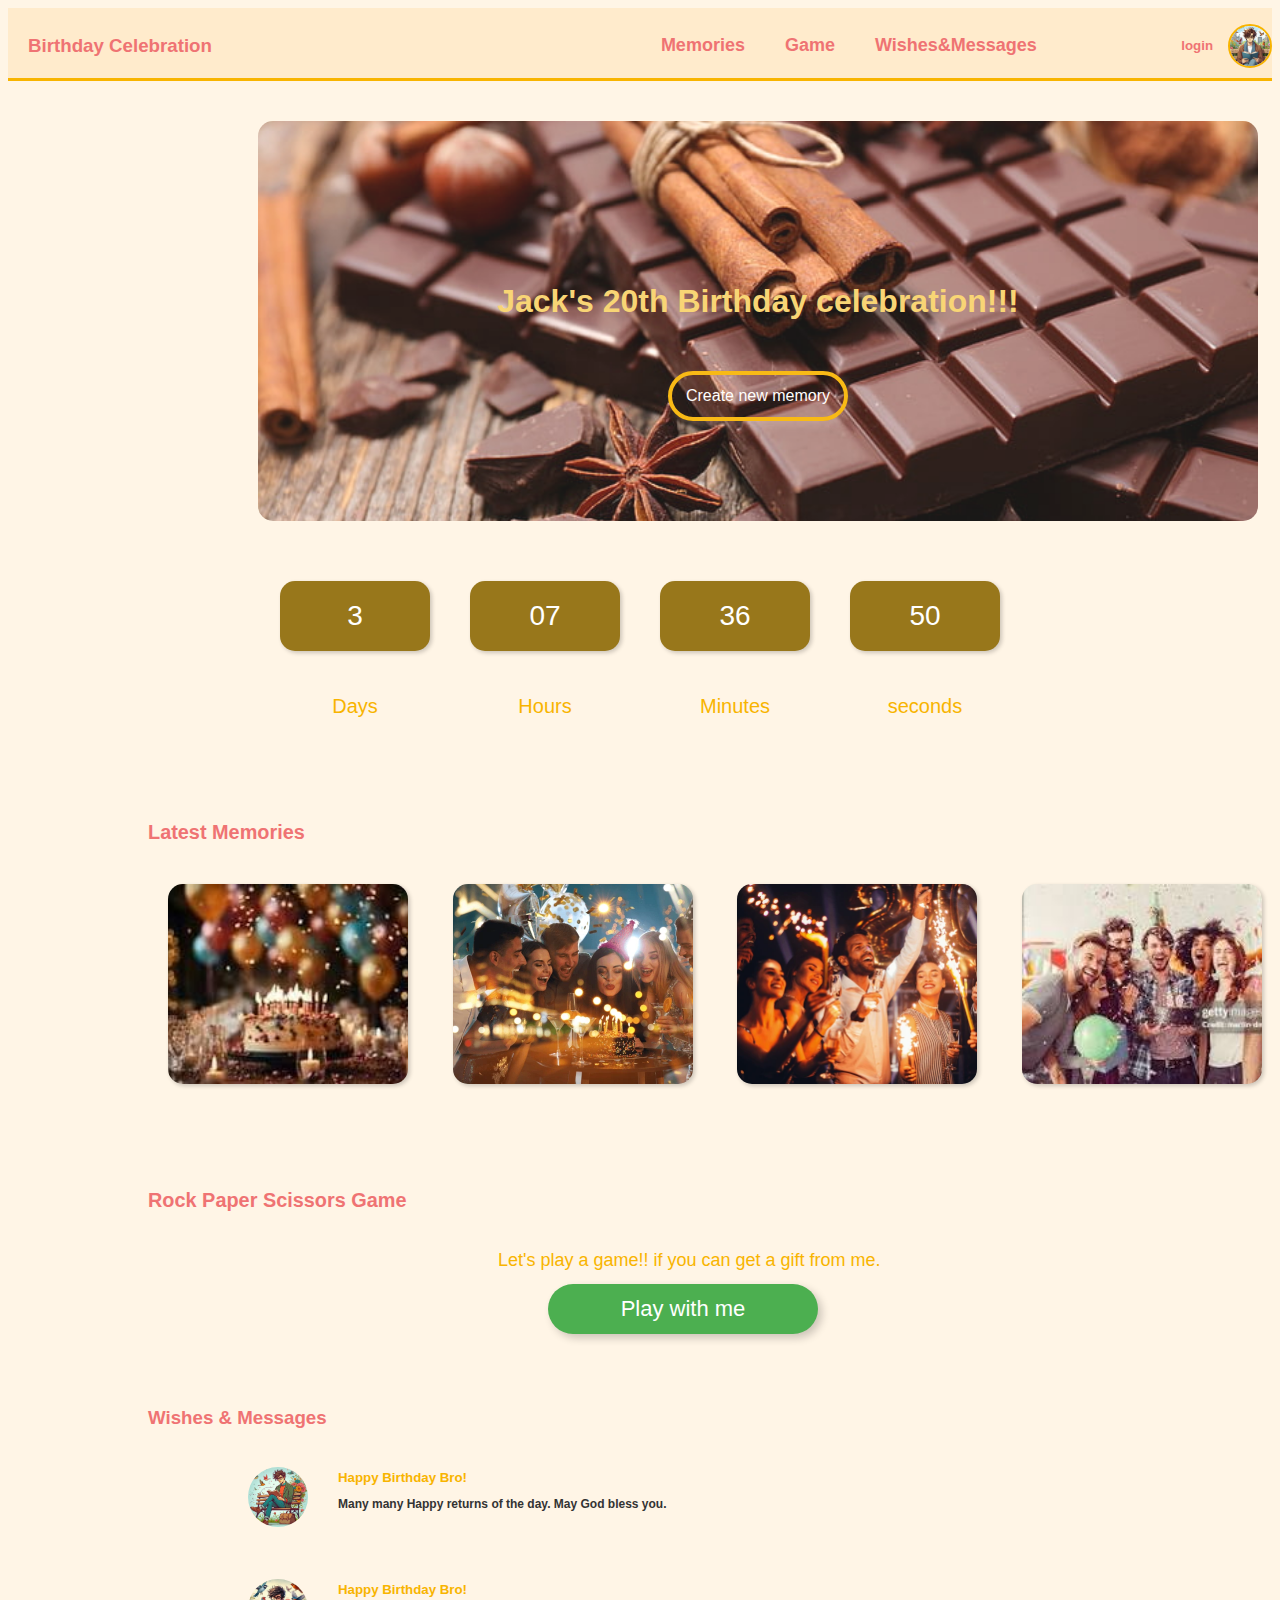
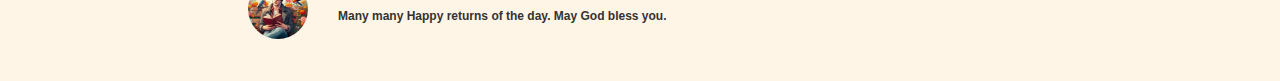
<file: index.html>
<!DOCTYPE html>
<html lang="en">
<head>
    <meta charset="UTF-8">
    <meta name="viewport" content="width=device-width, initial-scale=1.0">
    <title>Landing Page</title>
    <link rel="stylesheet" href="https://cdnjs.cloudflare.com/ajax/libs/font-awesome/6.6.0/css/all.min.css" integrity="sha512-Kc323vGBEqzTmouAECnVceyQqyqdsSiqLQISBL29aUW4U/M7pSPA/gEUZQqv1cwx4OnYxTxve5UMg5GT6L4JJg==" crossorigin="anonymous" referrerpolicy="no-referrer" />
    <link rel="stylesheet" href="birthday.css">
</head>
<body>
    <nav class="navbar">
        <div id="icon"><i class="fa-solid fa-cake-candles" style="background-color: #ffebcc;"></i><h3>Birthday Celebration</h3></div>
        <div id="items">
            <!-- <a href="index.html" style="text-decoration: none;height: 40px ; display: flex;align-items: center;background-color: #ffebcc;"><h5>Home</h5></a> -->
            <a href="memory.html" style="text-decoration: none;height: 40px ; display: flex;align-items: center; background-color: #ffebcc;"><h5>Memories</h5></a>
            <a href="spsgame.html" style="text-decoration: none;height: 40px ; display: flex;align-items: center;background-color: #ffebcc;"><h5>Game</h5></a>
            <a href="wish.html" style="text-decoration: none;height: 40px ; display: flex;align-items: center;background-color: #ffebcc;"><h5>Wishes&Messages</h5></a>
            </div>
        <div id="user"><h5>login</h5><img src="designer.png" ></div>
    </nav>
    <main>
        <div id="popupForm" class="popup" >
            <div class="popup-content" >
                <span class="close" style="background-color: #ef7373; color: black;">&times;</span>
                <h2 style="background-color: #ef7373; color: black;">Add User</h2>
                <form id="memoryForm" style="background-color: #ef7373; color: black;">
                    <label for="text" style="background-color: #ef7373; color: black;">Select UserName:</label>
                    <input type="text" id="name" name="image" accept="text" required><br><br>                
                    <label for="birthday" style="background-color: #ef7373; color: black;">Enter Your Birthday(yyyy-mm-dd):
                    <input type="text" id="birthday" name="caption" required><br><br></label>
                    
                    <button type="submit" style="background-color: #fefefe; color: black;" id="submit">Submit</button>
                </form>
            </div>
        </div>
        <div class="wallpaper">
           <h1>Jack's 20th Birthday celebration!!!</h1>
           <a href="memory.html" style="text-decoration: none;height: 40px ; display: flex;align-items: center; background: none;"><button>Create new memory</button></a>
        </div>
        <div class="counter">
            <div id="days">3</div>
            <div id="hours">07</div>
            <div id="mins">36</div>
            <div id="seconds">50</div>
        </div>
        <div class="date">
            <div>Days</div>
            <div>Hours</div>
            <div>Minutes</div>
            <div>seconds</div>
        </div>
        <div class="memory">
            <h3>Latest Memories</h3>
            <div><img src="birth4.jpg" style="margin-left: 20px;">
            <img src="birth1.jpg">
            <img src="birth2.jpg">
            <img src="birth3.jpg"></div>
        </div>
        <div class="game">
            <h3>Rock Paper Scissors Game</h3>
            <p>Let's play a game!! if you can get a gift from me.</p>
            <a href="spsgame.html" style="text-decoration: none;height: 40px ; display: flex;align-items: center;"><button>Play with me</button></a>
        </div>
    </main>
    <footer>
        <div class="wish">
            <h3>Wishes & Messages</h3>
            <div><img src="wish1.jpg"><h5>Happy Birthday Bro!<br><p>Many many Happy returns of the day. May God bless you.</p></h5></div>
            <div><img src="wish2.jpg"><h5>Happy Birthday Bro!<p>Many many Happy returns of the day. May God bless you.</p></h5></div>
        </div>
    </footer>
    <script src="birthday.js"></script>
</body>
</html>
</file>
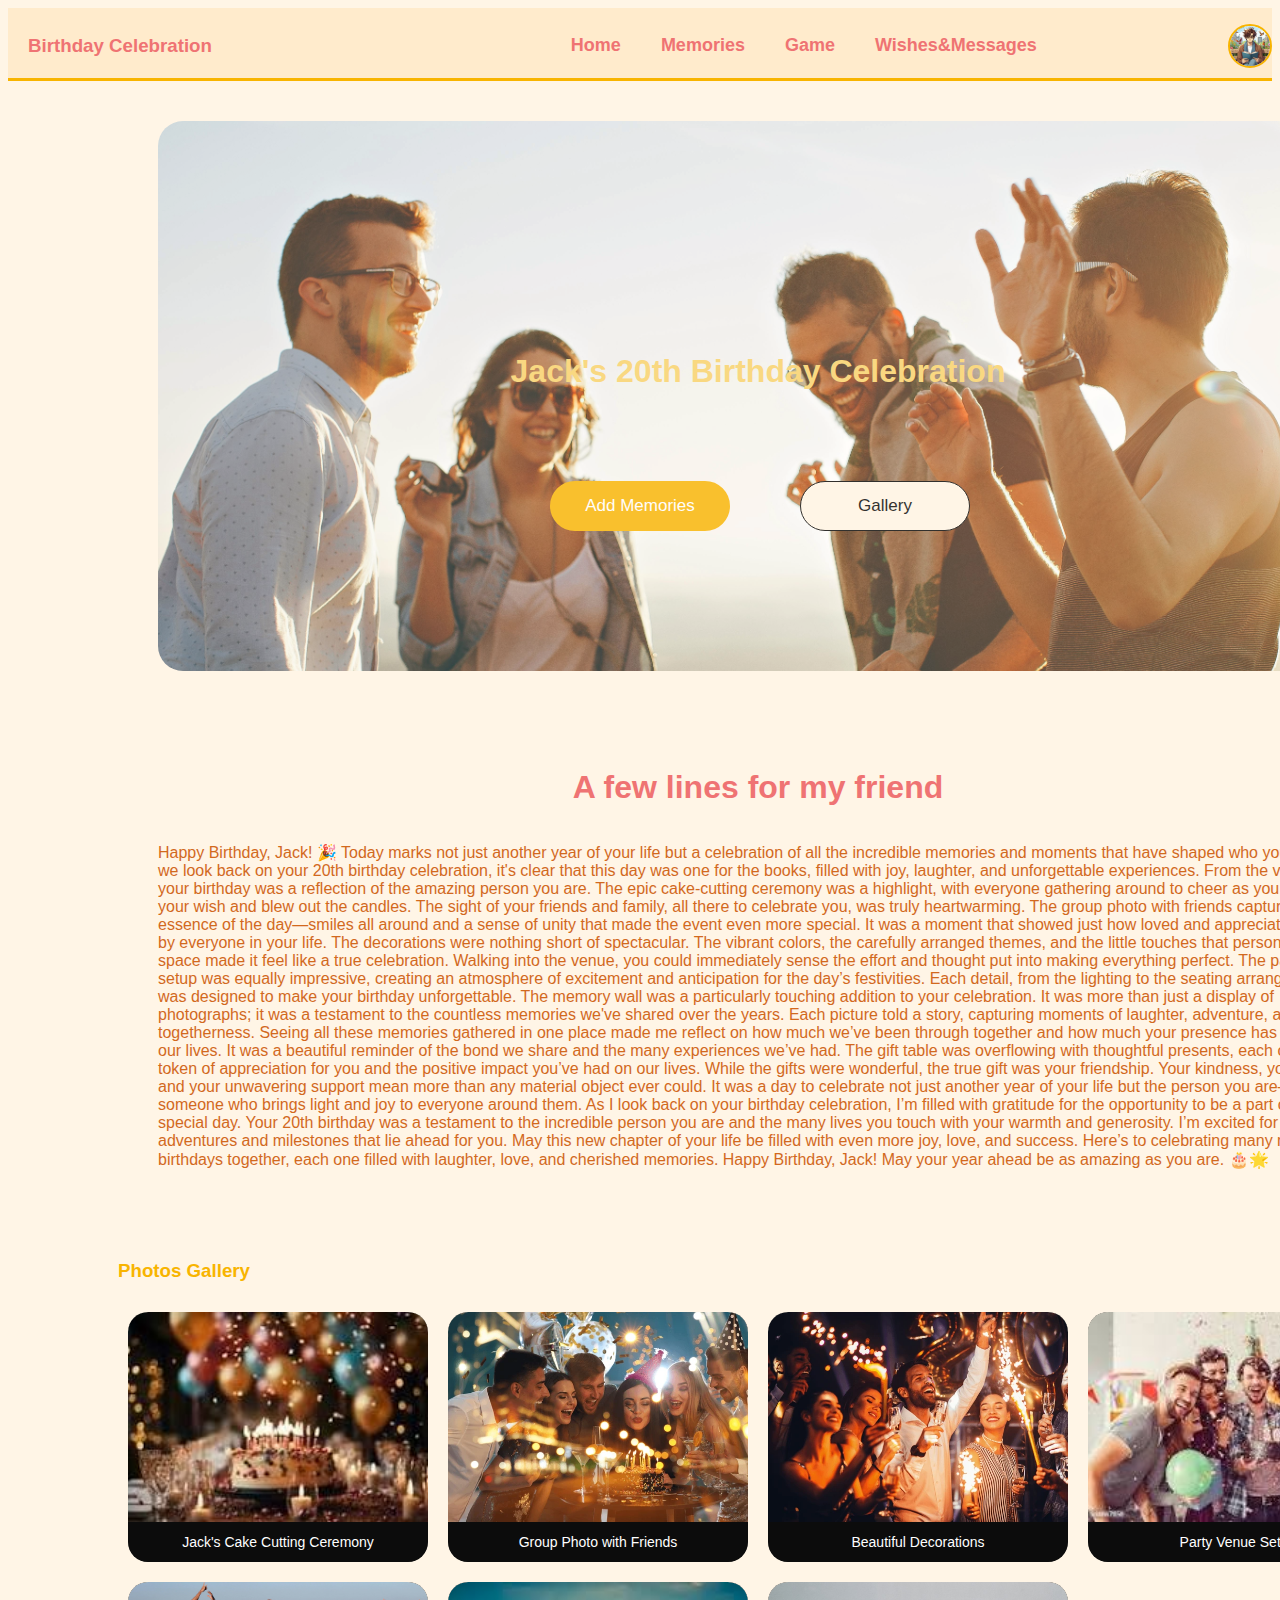
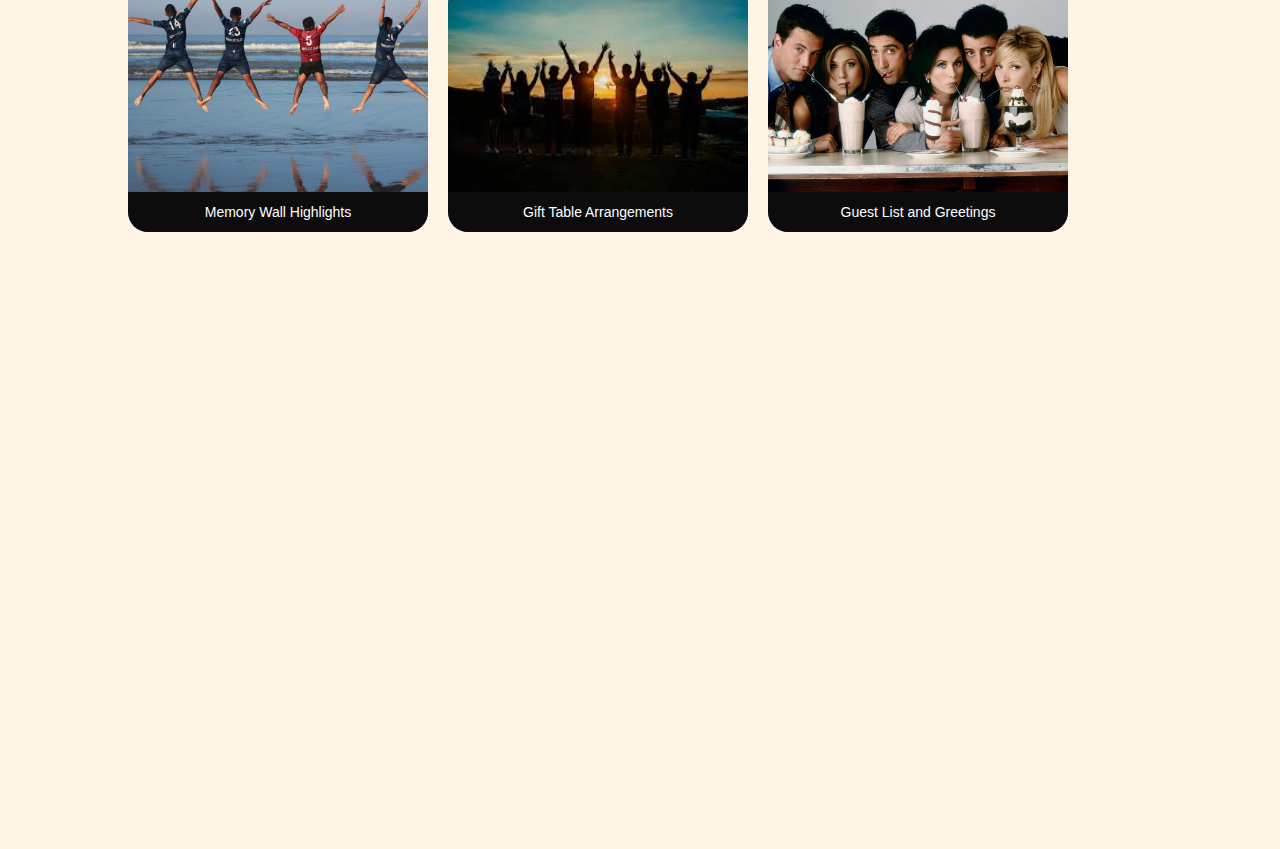
<file: memory.html>
<!DOCTYPE html>
<html lang="en">
<head>
    <meta charset="UTF-8">
    <meta name="viewport" content="width=device-width, initial-scale=1.0">
    <title>Memory</title>
    <link rel="stylesheet" href="https://cdnjs.cloudflare.com/ajax/libs/font-awesome/6.6.0/css/all.min.css" integrity="sha512-Kc323vGBEqzTmouAECnVceyQqyqdsSiqLQISBL29aUW4U/M7pSPA/gEUZQqv1cwx4OnYxTxve5UMg5GT6L4JJg==" crossorigin="anonymous" referrerpolicy="no-referrer" />
    <link rel="stylesheet" href="memory.css">
</head>
<body>
    <nav class="navbar">
        <div id="icon"><i class="fa-solid fa-cake-candles" style="background-color: #ffebcc;"></i><h3>Birthday Celebration</h3></div>
        <div id="items"><a href="index.html" style="text-decoration: none;height: 40px ; display: flex;align-items: center;background-color: #ffebcc;"><h5>Home</h5></a>
            <a href="memory.html" style="text-decoration: none;height: 40px ; display: flex;align-items: center; background-color: #ffebcc;"><h5>Memories</h5></a>
            <a href="spsgame.html" style="text-decoration: none;height: 40px ; display: flex;align-items: center;background-color: #ffebcc;"><h5>Game</h5></a>
            <a href="wish.html" style="text-decoration: none;height: 40px ; display: flex;align-items: center;background-color: #ffebcc;"><h5>Wishes&Messages</h5></a>
            </div>
        <div id="user"><img src="designer.png"></div>
    </nav>

    <main>
        <div class="wall">
            <h1>Jack's 20th Birthday Celebration</h1>
            <div class="button">
                <button id="btn1">Add Memories</button>
                <a href="#Memories" style="text-decoration: none;padding: 0;"><button id="btn2" style="border-radius: 25px;">Gallery</button></a> 
            </div>
        </div>

        <div class="para">
            <h1>A few lines for my friend</h1>
            <p style="color: chocolate;">Happy Birthday, Jack! 🎉 Today marks not just another year of your life but a celebration of all the incredible memories and moments that have shaped who you are. As we look back on your 20th birthday celebration, it's clear that this day was one for the books, filled with joy, laughter, and unforgettable experiences.

                From the very start, your birthday was a reflection of the amazing person you are. The epic cake-cutting ceremony was a highlight, with everyone gathering around to cheer as you made your wish and blew out the candles. The sight of your friends and family, all there to celebrate you, was truly heartwarming. The group photo with friends captured the essence of the day—smiles all around and a sense of unity that made the event even more special. It was a moment that showed just how loved and appreciated you are by everyone in your life.
                
                The decorations were nothing short of spectacular. The vibrant colors, the carefully arranged themes, and the little touches that personalized the space made it feel like a true celebration. Walking into the venue, you could immediately sense the effort and thought put into making everything perfect. The party venue setup was equally impressive, creating an atmosphere of excitement and anticipation for the day’s festivities. Each detail, from the lighting to the seating arrangements, was designed to make your birthday unforgettable.
                
                The memory wall was a particularly touching addition to your celebration. It was more than just a display of photographs; it was a testament to the countless memories we've shared over the years. Each picture told a story, capturing moments of laughter, adventure, and togetherness. Seeing all these memories gathered in one place made me reflect on how much we’ve been through together and how much your presence has enriched our lives. It was a beautiful reminder of the bond we share and the many experiences we’ve had.
                
                The gift table was overflowing with thoughtful presents, each one a token of appreciation for you and the positive impact you’ve had on our lives. While the gifts were wonderful, the true gift was your friendship. Your kindness, your humor, and your unwavering support mean more than any material object ever could. It was a day to celebrate not just another year of your life but the person you are—someone who brings light and joy to everyone around them.
                
                As I look back on your birthday celebration, I’m filled with gratitude for the opportunity to be a part of such a special day. Your 20th birthday was a testament to the incredible person you are and the many lives you touch with your warmth and generosity. I’m excited for all the adventures and milestones that lie ahead for you. May this new chapter of your life be filled with even more joy, love, and success.
                
                Here’s to celebrating many more birthdays together, each one filled with laughter, love, and cherished memories. Happy Birthday, Jack! May your year ahead be as amazing as you are. 🎂🌟</p>
        </div>
    </main>

    <footer>
        <div class="gallery">
            <h3 id="Memories">Photos Gallery</h3>
            <div>
                <!-- Existing gallery images -->
                <figure>
                    <img src="birth4.jpg" alt="Birthday Cake">
                    <figcaption>Jack's Cake Cutting Ceremony</figcaption>
                </figure>
                <figure>
                    <img src="birth1.jpg" alt="Friends Group">
                    <figcaption>Group Photo with Friends</figcaption>
                </figure>
                <figure>
                    <img src="birth2.jpg" alt="Decorations">
                    <figcaption>Beautiful Decorations</figcaption>
                </figure>
                <figure>
                    <img src="birth3.jpg" alt="Party Venue">
                    <figcaption>Party Venue Setup</figcaption>
                </figure>
                <figure>
                    <img src="memorywall.jpg" alt="Memory Wall">
                    <figcaption>Memory Wall Highlights</figcaption>
                </figure>
                <figure>
                    <img src="memorywall1.jpg" alt="Gift Table">
                    <figcaption>Gift Table Arrangements</figcaption>
                </figure>
                <figure>
                    <img src="memorywall2.jpg" alt="Guest List">
                    <figcaption>Guest List and Greetings</figcaption>
                </figure>
                <!-- New images will be added here by JavaScript -->
            </div>
        </div>
    </footer>

    <!-- Pop-up form for adding memories -->
    <div id="popupForm" class="popup" >
        <div class="popup-content" >
            <span class="close" style="background-color: #fefefe;">&times;</span>
            <h2 style="background-color: #fefefe; color: black;">Add Memory</h2>
            <form id="memoryForm" style="background-color: #fefefe; color: black;">
                <label for="image" style="background-color: #fefefe; color: black;">Select Image:</label>
                <input type="file" id="image" name="image" accept="image/*" required><br><br>
                <label for="caption" style="background-color: #fefefe; color: black;">Caption:</label>
                <input type="text" id="caption" name="caption" required><br><br>
                <button type="submit" style="background-color: #fefefe; color: black;">Add Memory</button>
            </form>
        </div>
    </div>

    <script src="memory.js"></script>
</body>
</html>
</file>
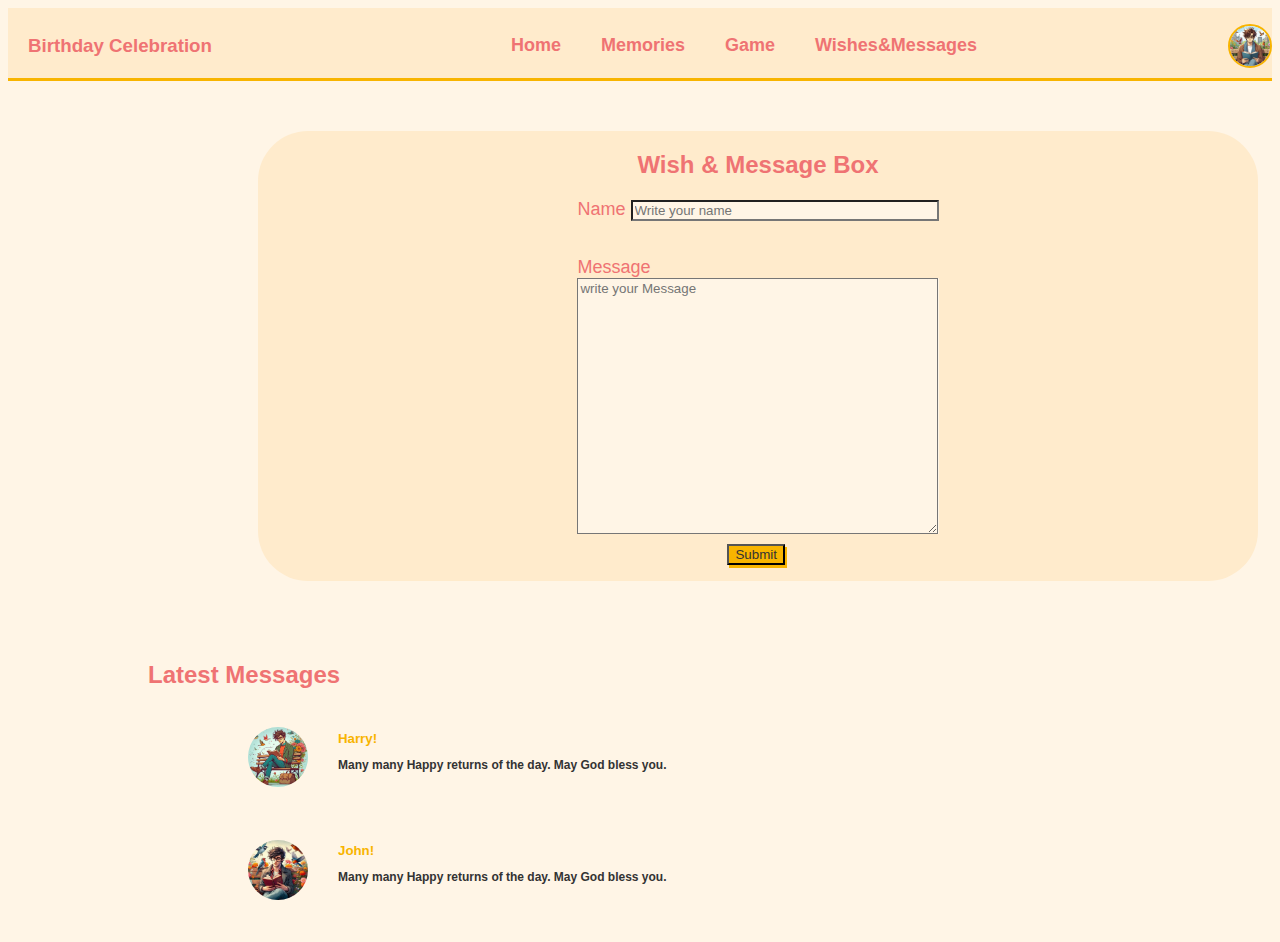
<file: wish.html>
<!DOCTYPE html>
<html lang="en">
<head>
    <meta charset="UTF-8">
    <meta name="viewport" content="width=device-width, initial-scale=1.0">
    <title>Wishes</title>
    <link rel="stylesheet" href="https://cdnjs.cloudflare.com/ajax/libs/font-awesome/6.6.0/css/all.min.css" integrity="sha512-Kc323vGBEqzTmouAECnVceyQqyqdsSiqLQISBL29aUW4U/M7pSPA/gEUZQqv1cwx4OnYxTxve5UMg5GT6L4JJg==" crossorigin="anonymous" referrerpolicy="no-referrer" />
    <link rel="stylesheet" href="wish.css">
</head>
<body>
    <nav class="navbar">
        <div id="icon"><i class="fa-solid fa-cake-candles" style="background-color: #ffebcc;"></i><h3>Birthday Celebration</h3></div>
        <div id="items"><a href="index.html" style="text-decoration: none;height: 40px ; display: flex;align-items: center;background-color: #ffebcc;"><h5>Home</h5></a>
            <a href="memory.html" style="text-decoration: none;height: 40px ; display: flex;align-items: center; background-color: #ffebcc;"><h5>Memories</h5></a>
            <a href="spsgame.html" style="text-decoration: none;height: 40px ; display: flex;align-items: center;background-color: #ffebcc;"><h5>Game</h5></a>
            <a href="wish.html" style="text-decoration: none;height: 40px ; display: flex;align-items: center;background-color: #ffebcc;"><h5>Wishes&Messages</h5></a>
            </div>
        <div id="user"><img src="designer.png"></div>
    </nav>
    <main>
        <div class="msgbox">
            <h2>Wish & Message Box</h2>
            <form>
                <label for="102">Name
                    <input type="text" id="102" placeholder="Write your name">
                </label>
                <br><br><br>
                <div class="alpha">

                
                <label for="101">Message</label>
                    <textarea id="101" name="meassage" placeholder="write your Message"></textarea>
                </div>
                <input type="submit" id="submit">
            </form>
        </div>
    </main>
    <footer class="wish">
        <h2>Latest Messages</h2>
        <div><img src="wish1.jpg"><h5>Harry!<br><p>Many many Happy returns of the day. May God bless you.</p></h5></div>
        <div><img src="wish2.jpg"><h5>John!<p>Many many Happy returns of the day. May God bless you.</p></h5></div>

    </footer>


    <script src="wish.js"></script>
</body>
</html>
</file>
<file: birthday.css>
/* General Styles */
* {
    background-color: #fff5e6; /* Soft, light background color for a cheerful vibe */
    color: #ef7373; /* Dark text for good readability */
    font-family: 'Arial', sans-serif; /* Clean, readable font */
}

.navbar {
    display: flex;
    align-items: center;
    height: 60px; /* Increased height for a more prominent navbar */
    border-bottom: 3px solid #f8b400; /* Bright, festive border color */
    padding-bottom: 10px;
    padding-left: 10px;
    background-color: #ffebcc; /* Light, warm background for navbar */
}
.navbar h3,h5{
    background-color: #ffebcc;
}
.navbar #icon {
    background-color: #ffebcc;
    display: flex;
    justify-content: flex-start;
    align-items: center;
    margin-top: 15px;
    height: 50px;
    width: 300px;
}
.navbar #icon h3{
    margin-left: 10px;
}
.navbar #user img{
    margin-left: 15px;
}


.navbar #items {
    background-color: #ffebcc;
    display: flex;
    justify-content: flex-end;
    align-items: center;
    margin-top: 15px;
    height: 40px;
    width: 1000px;
}

.navbar #items h5 {
    background-color: #ffebcc;
    padding-left: 40px; /* Reduced padding for better spacing */
    font-size: 18px; /* Slightly larger font size for better visibility */
    transition: color 0.3s ease, font-size 0.3s ease; /* Smooth transition */
}

.navbar #items h5:hover {
    color: #f8b400; /* Highlight color to match theme */
    font-size: 20px; /* Increased font size on hover */
}

.navbar #user {
    display: flex;
    justify-content: flex-end;
    align-items: center;
    height: 40px;
    width: 300px;
    margin-top: 15px;
    background-color: #ffebcc;
}

.navbar #user img {
    height: 40px;
    width: 40px;
    border-radius: 50%;
    border: 2px solid #f8b400; /* Border color to match theme */
}
.popup {
    display: none;
    position: fixed;
    z-index: 1;
    left: 0;
    top: 0;
    width: 100%;
    height: 100%;
    overflow: auto;
    background-color: whitesmoke;
}

.popup-content {
    background-color: #ef7373;
    margin: 15% auto;
    padding: 20px;
    border: 1px solid #888;
    width: 300px;
    border-radius: 10px;
    color: #333;
    text-align: center;
}

.close {
    color: #aaa;
    float: right;
    font-size: 28px;
    font-weight: bold;
}

.close:hover,
.close:focus {
    color: #333;
    text-decoration: none;
    cursor: pointer;
}

.wallpaper {
    display: flex;
    flex-direction: column;
    justify-content: center;
    align-items: center;
    margin-top: 40px;
    margin-left: 250px; /* Adjusted margin */
    height: 400px;
    width: 1000px;
    border-radius: 15px; /* Slightly smaller border radius for a softer look */
    background: url("wall.jpg") center center/cover no-repeat; /* Background image adjustments */
    opacity: 0.9; /* Slightly more opaque for better visibility */
}

.wallpaper h1 {
    color: #f8d269; /* Bright, festive color for the heading */
    padding: 20px;
    background: none;/* Light, semi-transparent background for better contrast */
    border-radius: 10px; /* Rounded corners for the heading background */
}

.wallpaper button {
    padding: 10px;
    font-size: 16px; /* Slightly larger font size */
    margin-top: 30px;
    color: #fff;
    height: 50px;
    width: 180px;
    border-radius: 25px;
    box-shadow: 4px 4px 10px rgba(250, 247, 247, 0.2); /* Softer shadow */
    border: 4px solid #f8b400; /* Border color to match theme */
    background: none; 
    transition: all 0.3s ease; /* Smooth transition */
}

.wallpaper button:hover {
    height: 55px;
    width: 200px;
    font-size: 18px;
    background:none; /* Slightly darker button color on hover */
    box-shadow: 6px 6px 10px rgba(0, 0, 0, 0.3); /* Enhanced shadow on hover */
}

.counter {
    display: flex;
    justify-content: center;
    margin-top: 60px;
    height: 80px;
    width: 100%;
}

.counter div {
    display: flex;
    justify-content: center;
    align-items: center;
    margin: 0 20px; /* Adjusted margin for spacing */
    background-color: #98771b; /* Bright color for counters */
    height: 70px;
    width: 150px;
    border-radius: 15px;
    font-size: 28px;
    color: #fff; /* White text for contrast */
    box-shadow: 2px 2px 4px rgba(0, 0, 0, 0.2); /* Soft shadow */
}

.date {
    display: flex;
    justify-content: center;
    color: #55410b;
    margin-top: 20px;
    height: 60px;
    width: 100%;
}

.date div {
    display: flex;
    justify-content: center;
    align-items: center;
    margin: 0 20px;
    height: 50px;
    width: 150px;
    font-size: 20px;
    color: #f8b400; 
}

.memory {
    display: flex;
    flex-wrap: wrap;
    flex-direction: column;
    justify-content: center;
    margin-top: 60px;
    margin-left:140px; 
    width: 1200px;
    font-size: 17px;
}

.memory img {
    height: 200px;
    width: 240px;
    margin: 20px;
    object-fit: cover;
    border-radius: 15px;
    box-shadow: 2px 2px 4px rgba(0, 0, 0, 0.2); /* Soft shadow for images */
    transition: all 0.7s ease;
}
.memory img:hover{
    height: 210px;
    width: 250px;
    margin: 20px;
    object-fit: cover;
    border-radius: 15px;
    box-shadow: 8px 8px 8px rgba(12, 0, 0, 0.2);
}
.game {
    display: flex;
    flex-direction: column;
    justify-content: center;
    margin-top: 60px;
    margin-left: 140px;
    height: auto;
    font-size: 17px;
    width: 1000px;
}

.game p {
    margin-left: 350px;
    font-size: 18px;
    color: #f8b400; /* Matching color for game description */
}

.game button {
    font-size: 22px;
    margin-left: 400px;
    height: 50px;
    width: 270px;
    background-color: #4caf50; /* Festive green color */
    box-shadow: 4px 4px 8px rgba(0, 0, 0, 0.2); /* Soft shadow */
    border-radius: 25px;
    color: #fff;
    border: none;
    transition: all 0.3s ease;
}

.game button:hover {
    height: 55px;
    width: 290px;
    background-color: #388e3c; /* Darker green on hover */
    box-shadow: 6px 6px 12px rgba(0, 0, 0, 0.3); /* Enhanced shadow on hover */
}

.wish {
    display: flex;
    flex-direction: column;
    justify-content: center;
    margin-top: 60px;
    margin-left: 140px;
    height: auto;
    background: none;
    width: 1000px;
}

.wish img {
    height: 60px;
    width: 60px;
    border-radius: 50%;
    margin-right: 20px; /* Spacing between image and text */
}

.wish div {
    margin-left: 100px;
    display: flex;
    align-items: center;
    
    margin-bottom: 15px; /* Spacing between wishes */
}

.wish h5 {
    margin-left: 10px;
    background: none;
    color: #f8b400; /* Festive color for wishes */
}

.wish p {
    font-size: 12px;
    color: #333; /* Dark text for better readability */
}
</file>
<file: memory.css>
* {
    background-color: #fff5e6; /* Soft, light background color for a cheerful vibe */
    color: #ef7373; /* Dark text for good readability */
    font-family: 'Arial', sans-serif; /* Clean, readable font */
}

.navbar {
    display: flex;
    align-items: center;
    height: 60px; /* Increased height for a more prominent navbar */
    border-bottom: 3px solid #f8b400; /* Bright, festive border color */
    padding-bottom: 10px;
    padding-left: 10px;
    background-color: #ffebcc; /* Light, warm background for navbar */
}
.navbar h3,h5{
    background-color: #ffebcc;
}
.navbar #icon {
    background-color: #ffebcc;
    display: flex;
    justify-content: flex-start;
    align-items: center;
    margin-top: 15px;
    height: 50px;
    width: 300px;
}
.navbar #icon h3{
    margin-left: 10px;
}
.navbar #user img{
    margin-left: 15px;
}


.navbar #items {
    background-color: #ffebcc;
    display: flex;
    justify-content: flex-end;
    align-items: center;
    margin-top: 15px;
    height: 40px;
    width: 1000px;
}

.navbar #items h5 {
    background-color: #ffebcc;
    padding-left: 40px; /* Reduced padding for better spacing */
    font-size: 18px; /* Slightly larger font size for better visibility */
    transition: color 0.3s ease, font-size 0.3s ease; /* Smooth transition */
}

.navbar #items h5:hover {
    color: #f8b400; /* Highlight color to match theme */
    font-size: 20px; /* Increased font size on hover */
}

.navbar #user {
    display: flex;
    justify-content: flex-end;
    align-items: center;
    height: 40px;
    width: 300px;
    margin-top: 15px;
    background-color: #ffebcc;
}

.navbar #user img {
    height: 40px;
    width: 40px;
    border-radius: 50%;
    border: 2px solid #f8b400; /* Border color to match theme */
}


.wall {
    display: flex;
    flex-direction: column;
    justify-content: center;
    align-items: center;
    margin-top: 40px;
    margin-left: 150px;
    height: 550px;
    width: 1200px;
    border-radius: 25px;
    background: url("memorywall3.jpg") center center/cover;
    background-blend-mode: darken;
    opacity: 0.8;
}

.wall h1 {
    color: #f8d269; /* Bright, festive color for the heading */
    padding: 20px;
    background: none;
}

.wall .button {
    margin-top: 50px;
    display: flex;
    justify-content: center;
    background: none;
}

.wall .button #btn1 {
    position:absolute;
    left: 550px;
    color: white;
    font-size: 17px;
    height: 50px; /* Slightly larger button for better visibility */
    width: 180px; /* Adjusted width */
    border-radius: 25px;
    border: 3px solid #f8b400; /* Festive border color */
    background-color: #f8b400; /* Festive background color */
    transition: all 0.3s ease;
}

.wall .button #btn2 {
    position:absolute;
    left: 750px;
    color: black;
    height: 50px;
    width: 170px;
    font-size: 17px;
    border-radius: 50px;
    border: 1px solid black;
    /* background-color: #f5f5f5; */
    margin-left: 50px;
    transition: all 0.3s ease;
}

#btn1:hover {
    color: white;
    font-size: 18px;
    height: 55px;
    width: 190px;
    box-shadow: 3px 3px 5px rgba(0, 0, 0, 0.2);
    background-color: #e0a800; /* Slightly darker button color on hover */
}

#btn2:hover {
    color: black;
    height: 55px;
    width: 190px;
    font-size: 18px;
    box-shadow: 3px 3px 5px rgba(152, 152, 237, 0.2);
    background-color: #e0e0e0; /* Slightly darker background color on hover */
}

.para {
    display: flex;
    flex-direction: column;
    justify-content: center;
    align-items: center;
    margin-top: 70px;
    margin-left: 150px;
    height: 450px;
    width: 1200px;
}

.gallery {
    display: flex;
    flex-direction: column;
    justify-content: flex-start;
    margin-top: 50px;
    margin-left: 110px;
    height: 1200px;
    width: 1400px;
}

.gallery h3 {
    margin-bottom: 20px;
    color: #f8b400; /* Festive color for gallery heading */
}

.gallery div {
    margin-left: 0;
    display: flex;
    flex-wrap: wrap;
    justify-content: flex-start;
}

figure {
    margin: 10px;
    border-radius: 20px;
    overflow: hidden;
    width: 300px;
    height: 250px;
    background-color: #282828;
    position: relative;
}
.gallery figure:hover{
    height: 270px;
    width: 320px;
    margin: 20px;
    object-fit: cover;
    border-radius: 15px;
    box-shadow: 8px 8px 8px rgba(12, 0, 0, 0.2);
}

figure img {
    width: 100%;
    height: calc(100% - 40px);
    object-fit: cover;
    border-radius: 20px 20px 0 0;
}

figcaption {
    height: 40px;
    color: white;
    text-align: center;
    line-height: 40px;
    background-color: rgba(0, 0, 0, 0.7);
    border-radius: 0 0 20px 20px;
    position: absolute;
    bottom: 0;
    width: 100%;
    font-size: 14px;
}

/* Pop-up styling */
.popup {
    display: none;
    position: fixed;
    z-index: 1;
    left: 0;
    top: 0;
    width: 100%;
    height: 100%;
    overflow: auto;
    background-color: rgba(0, 0, 0, 0.5);
}

.popup-content {
    background-color: #fff;
    margin: 15% auto;
    padding: 20px;
    border: 1px solid #888;
    width: 300px;
    border-radius: 10px;
    color: #333;
    text-align: center;
}

.close {
    color: #aaa;
    float: right;
    font-size: 28px;
    font-weight: bold;
}

.close:hover,
.close:focus {
    color: #333;
    text-decoration: none;
    cursor: pointer;
}
</file>
<file: wish.css>
* {
    background-color: #fff5e6; /* Soft, light background color for a cheerful vibe */
    color: #ef7373; /* Dark text for good readability */
    font-family: 'Arial', sans-serif; /* Clean, readable font */
}

.navbar {
    display: flex;
    align-items: center;
    height: 60px; /* Increased height for a more prominent navbar */
    border-bottom: 3px solid #f8b400; /* Bright, festive border color */
    padding-bottom: 10px;
    padding-left: 10px;
    background-color: #ffebcc; /* Light, warm background for navbar */
}
.navbar h3,h5{
    background-color: #ffebcc;
}
.navbar #icon {
    background-color: #ffebcc;
    display: flex;
    justify-content: flex-start;
    align-items: center;
    margin-top: 15px;
    height: 50px;
    width: 300px;
}
.navbar #icon h3{
    margin-left: 10px;
}
.navbar #user img{
    margin-left: 15px;
}


.navbar #items {
    background-color: #ffebcc;
    display: flex;
    justify-content: flex-end;
    align-items: center;
    margin-top: 15px;
    height: 40px;
    width: 1000px;
}

.navbar #items h5 {
    background-color: #ffebcc;
    padding-left: 40px; /* Reduced padding for better spacing */
    font-size: 18px; /* Slightly larger font size for better visibility */
    transition: color 0.3s ease, font-size 0.3s ease; /* Smooth transition */
}

.navbar #items h5:hover {
    color: #f8b400; /* Highlight color to match theme */
    font-size: 20px; /* Increased font size on hover */
}

.navbar #user {
    display: flex;
    justify-content: flex-end;
    align-items: center;
    height: 40px;
    width: 400px;
    margin-top: 15px;
    background-color: #ffebcc;
}

.navbar #user img {
    height: 40px;
    width: 40px;
    border-radius: 50%;
    border: 2px solid #f8b400; /* Border color to match theme */
}
.msgbox{
    background-color: #ffebcc;
    display: flex;
    flex-direction: column;
    justify-content: flex-start;
    margin-top: 50px;
    margin-left: 250px;
    align-items:center;
    height: 450px;
    width: 1000px;
    border-radius: 50px;
}
.msgbox h2{
    background-color: #ffebcc;
}
.msgbox form{
    background-color: #ffebcc;
    height: 300px;
    
}
.msgbox form label{
    background-color: #ffebcc;
    font-size: large;
   
}
.msgbox form label input{
    width: 300px;
}
.msgbox form  textarea{
    width: 355px;
    height: 250px;
}
#submit{
    background-color: #f8b400;
    color: #333;
    margin-top: 10px;
    margin-left: 150px;
    box-shadow: 2px 3px#f8b400;
}

.alpha{
    display: flex;
    flex-direction: column;
    justify-content: center;
}
.wish {
    display: flex;
    flex-direction: column;
    justify-content: center;
    margin-top: 60px;
    margin-left: 140px;
    height: auto;
    background: none;
    width: 1000px;
}

.wish img {
    height: 60px;
    width: 60px;
    border-radius: 50%;
    margin-right: 20px; /* Spacing between image and text */
}

.wish div {
    margin-left: 100px;
    display: flex;
    align-items: center;
    
    margin-bottom: 15px; /* Spacing between wishes */
}

.wish h5 {
    margin-left: 10px;
    background: none;
    color: #f8b400; /* Festive color for wishes */
}

.wish p {
    font-size: 12px;
    color: #333; /* Dark text for better readability */
}
</file>
